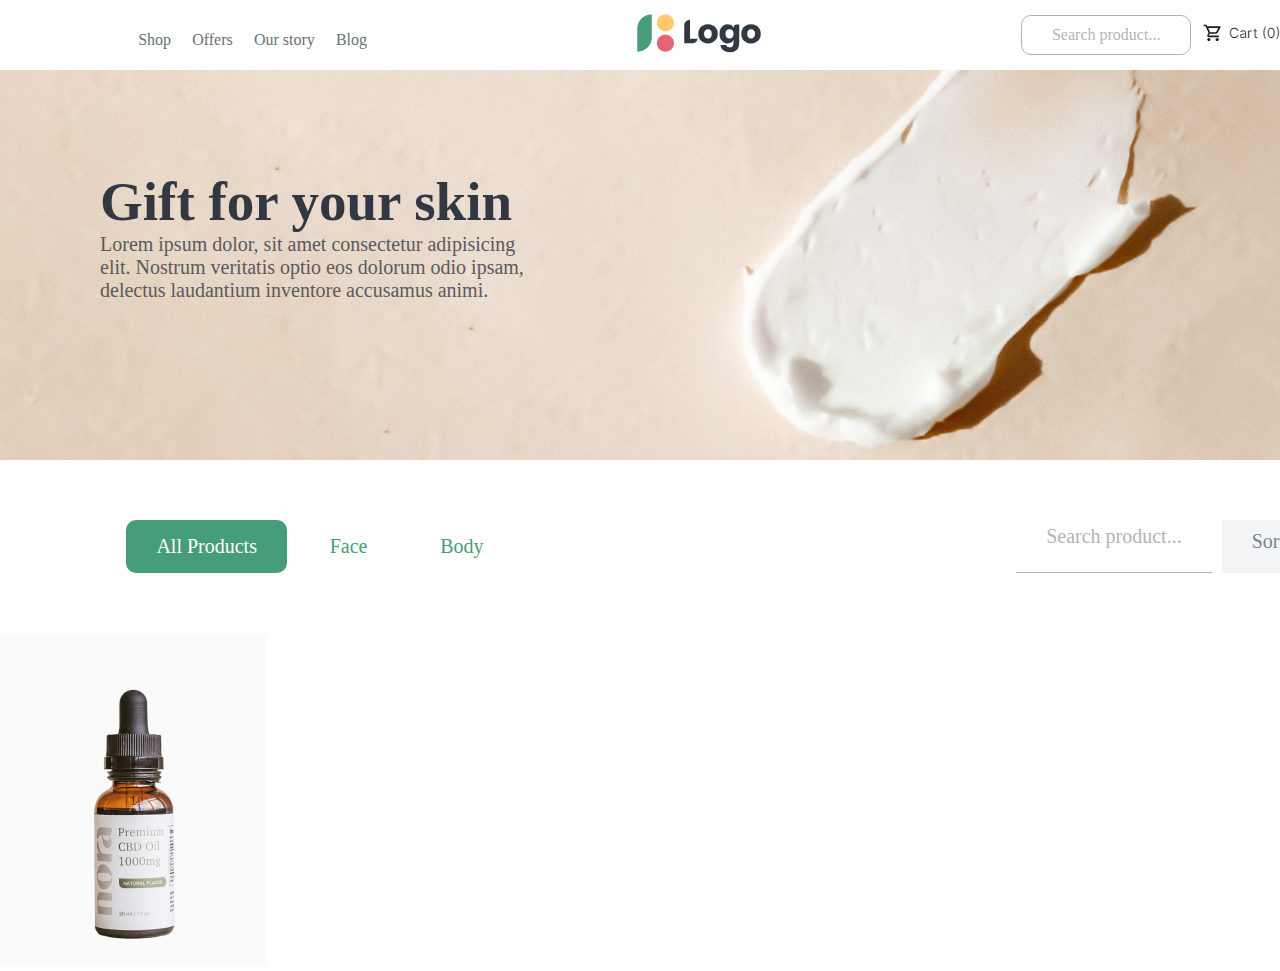
<file: index.html>
<!DOCTYPE html>
<html lang="en">

<head>
    <meta charset="UTF-8">
    <meta http-equiv="X-UA-Compatible" content="IE=edge">
    <meta name="viewport" content="width=device-width, initial-scale=1.0">
    <title>Document</title>

    <!-- CSS  -->
    <link rel="stylesheet" href="./css/index.css">

    <link rel="stylesheet" href="https://cdnjs.cloudflare.com/ajax/libs/font-awesome/6.3.0/css/all.min.css" integrity="sha512-SzlrxWUlpfuzQ+pcUCosxcglQRNAq/DZjVsC0lE40xsADsfeQoEypE+enwcOiGjk/bSuGGKHEyjSoQ1zVisanQ==" crossorigin="anonymous" referrerpolicy="no-referrer"
    />
</head>

<body>
    <section style="width: 1460px;">
        <header style="height: 70px;">
            <div class="header__left">
                <ul class="header__nav">
                    <li>Shop</li>
                    <li>Offers</li>
                    <li>Our story</li>
                    <li>Blog</li>
                </ul>
            </div>
            <div class="header__center">
                <img src="./img/logo.png" alt="">
            </div>
            <div class="header__right">
                <div style="display: flex; align-items:flex-start">
                    <div class="search">
                        <i class="fa fa-search"></i> Search product...
                    </div>
                    <img src="./img/button_1.png" alt="">
                    <img src="./img/button_7.png" alt="">
                </div>
            </div>
        </header>
        <section class="carousel">
            <div class="carousel__content">
                <h3 class="carousel__title">Gift for your skin</h3>
                <p class="carousel__text">Lorem ipsum dolor, sit amet consectetur adipisicing elit. Nostrum veritatis optio eos dolorum odio ipsam, delectus laudantium inventore accusamus animi.</p>
            </div>

        </section>
        <section style="display: flex;" class="listItem">
            <div class="listItem__left">
                <ul>
                    <li class="active">All Products</li>
                    <li>Face</li>
                    <li>Body</li>
                </ul>
            </div>
            <div class="listItem__right" style="display: flex;">
                <div class="listItem__search" style="display: flex; justify-content: start;">
                    <i class="fa fa-search"></i> Search product...
                </div>
                <div class="listItem__sort">
                    Sort by <i class="fa fa-arrow-down"></i>
                </div>
            </div>
        </section>
        <section class="products">
            <div class="products__item">
                <img src="./img/image_1.png" alt="">
            </div>
        </section>
    </section>
</body>

</html>
</file>
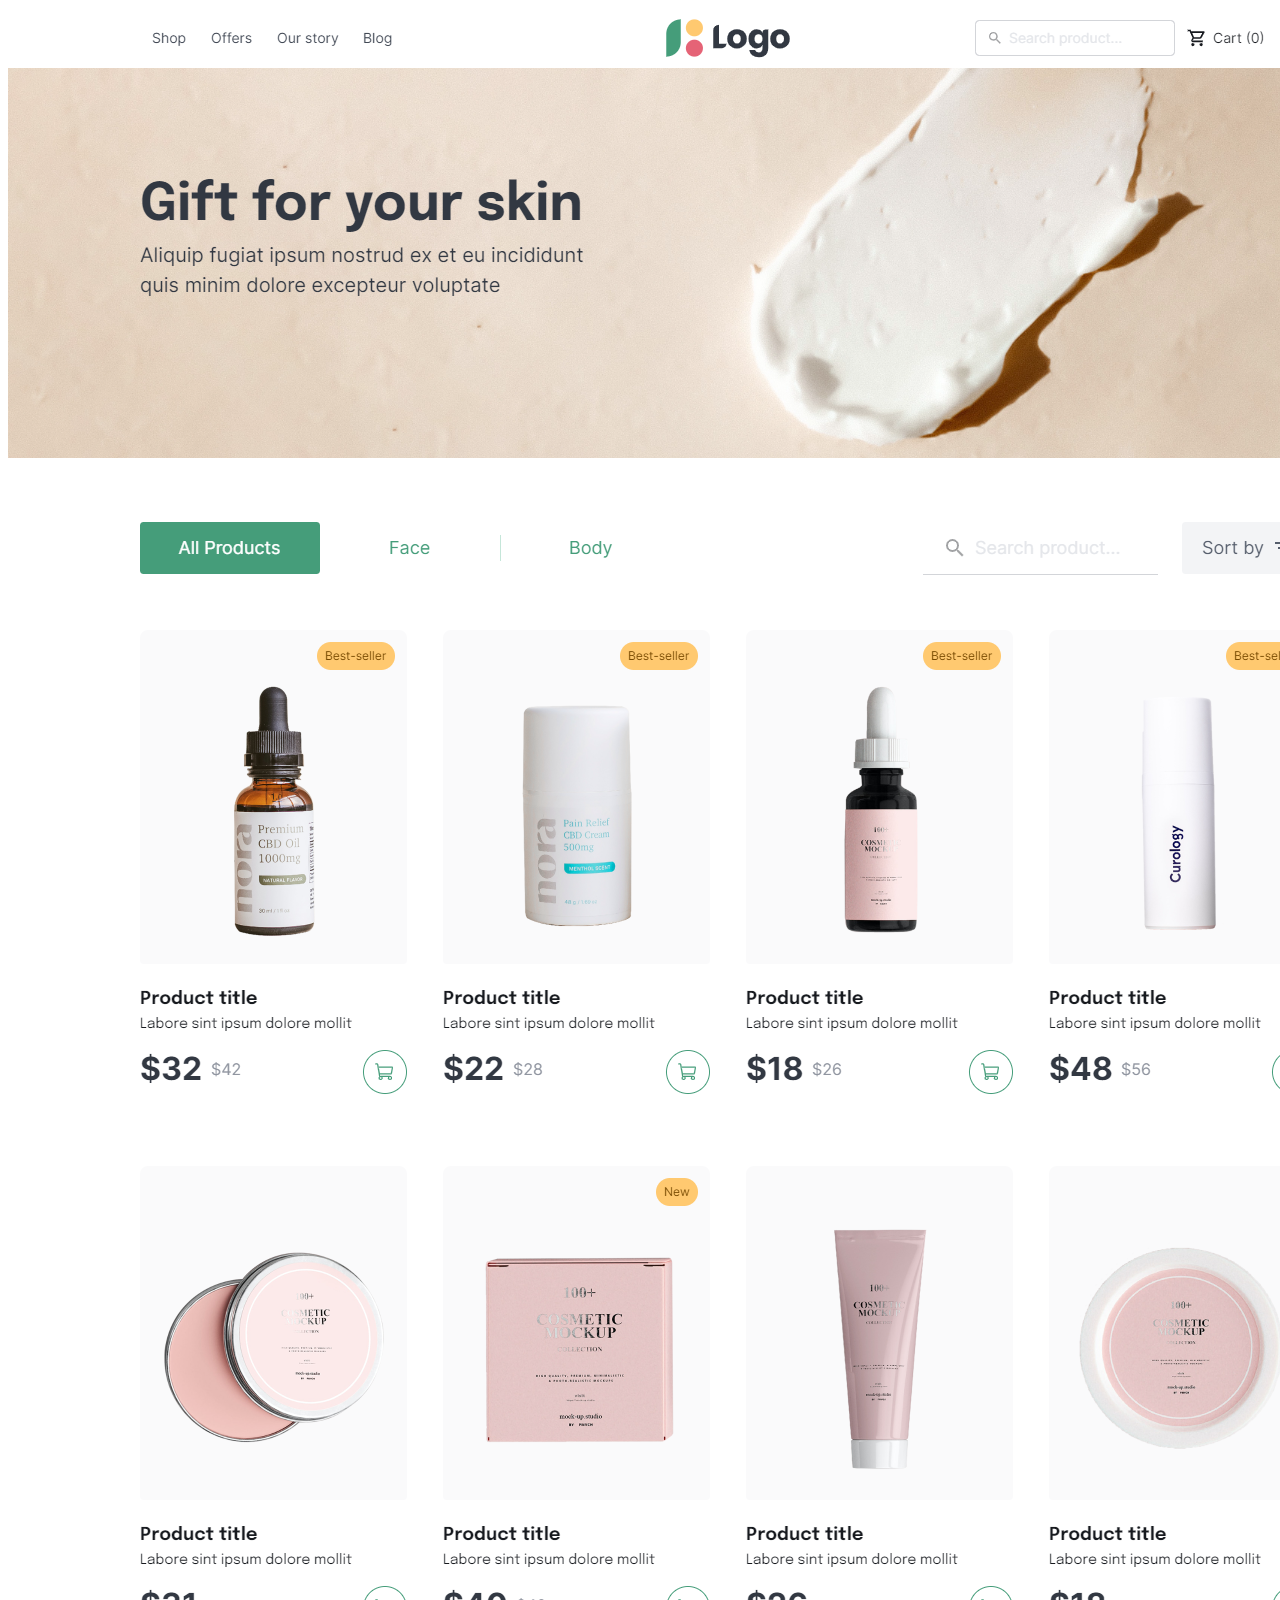
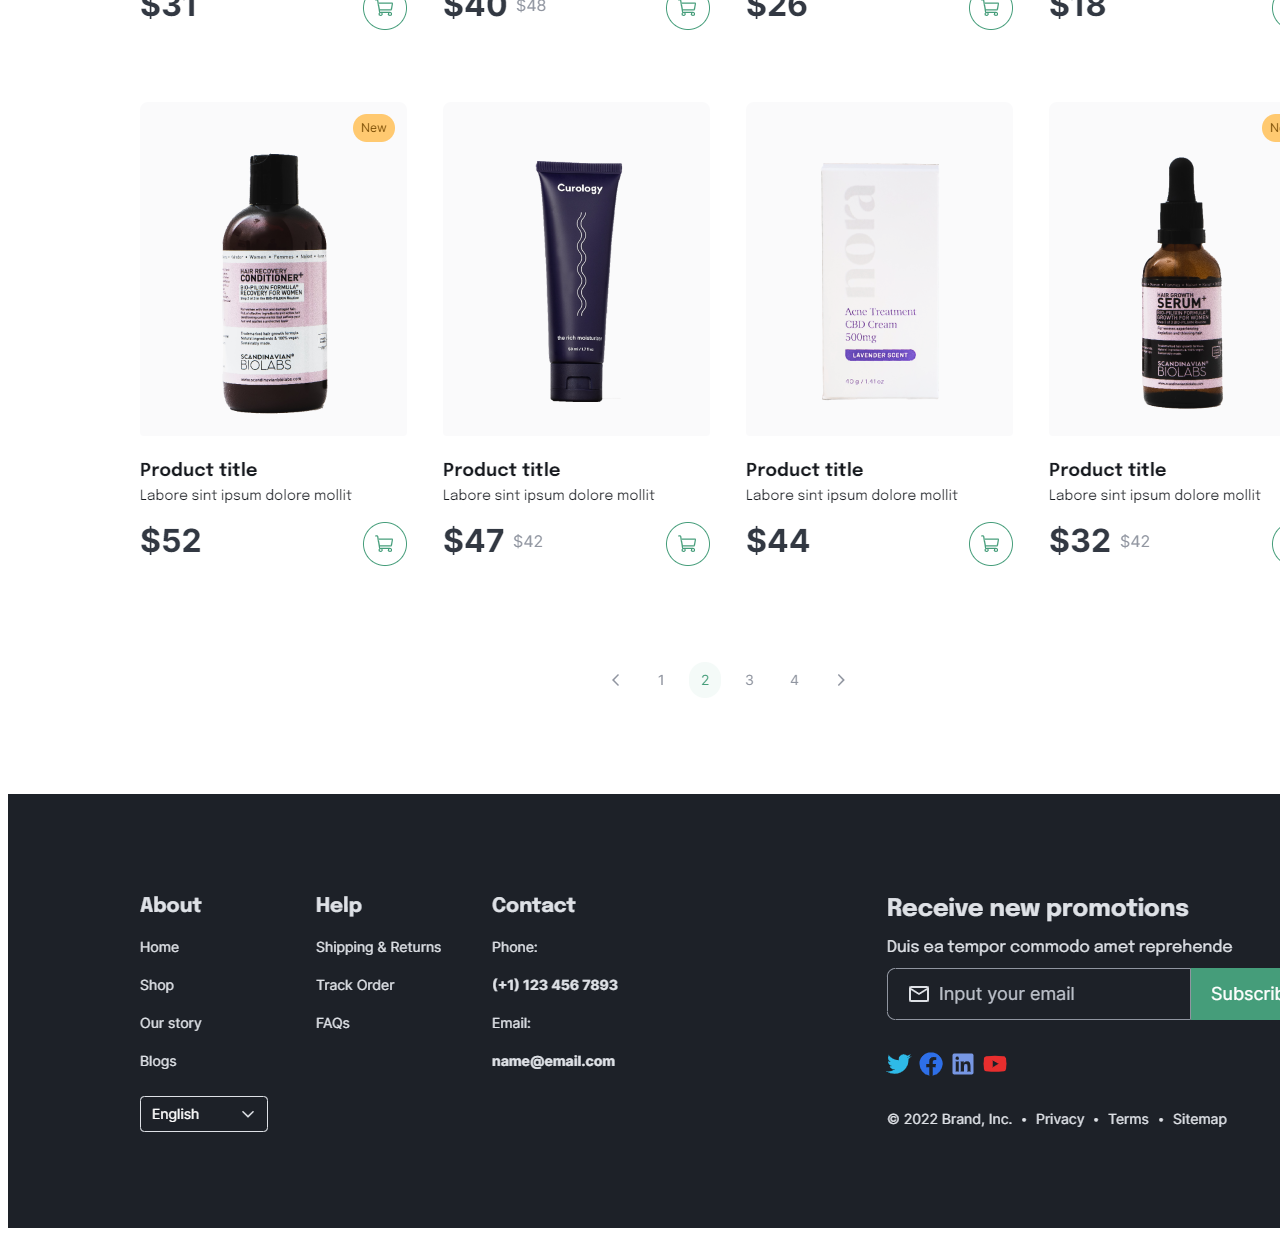
<file: indexb.html>
<!DOCTYPE html>
<html lang="en">

<head>
    <meta charset="UTF-8">
    <meta http-equiv="X-UA-Compatible" content="IE=edge">
    <meta name="viewport" content="width=device-width, initial-scale=1.0">
    <title>Document</title>
</head>

<body>
    <img src="/img/a_product_listing.png" alt="">
</body>

</html>
</file>
<file: css/index.css>
* {
    padding: 0;
    margin: 0;
}

header {
    display: flex;
    justify-content: space-around;
    align-items: center;
}

.header__left {}

.header__nav {
    list-style: none;
    display: flex;
    width: 250px;
    justify-content: space-around;
    align-items: center;
    font-size: 16px;
    color: #6A7079;
    margin-top: 10px;
}

.search {
    border: 1px solid black;
    padding: 10px 30px;
    border-radius: 10px;
    opacity: 0.3;
}

.carousel {
    background-image: url(../img/image_13.png);
    height: 390px;
    position: relative;
}

.carousel__title {
    font-size: 55px;
    color: #323842;
    font-weight: bold;
}


/* 5A5A5E  */

.carousel__text {
    color: #5A5A5E;
    font-size: 20px;
}

.carousel__content {
    width: 30%;
    position: absolute;
    margin-top: 100px;
    margin-left: 100px;
}

.listItem {
    padding: 60px 120px;
}

.listItem .listItem__left ul {
    list-style: none;
    display: flex;
    width: 400px;
    font-size: 20px;
    justify-content: space-around;
}

.listItem .listItem__left ul li {
    color: #459D7A;
    padding: 15px 30px;
    border-radius: 10px;
}

.listItem .listItem__left ul li.active {
    background-color: #459D7A;
    color: white;
}

.listItem {
    justify-content: space-between;
    font-size: 20px;
}

.listItem__right .listItem__search {
    border-bottom: 1px solid black;
    opacity: 0.3;
    padding: 5px 30px;
    margin-right: 10px;
}

.listItem__right .listItem__sort {
    background-color: #F3F4F6;
    padding: 10px 30px;
    color: #7C828E;
}


/* listItem */
</file>
